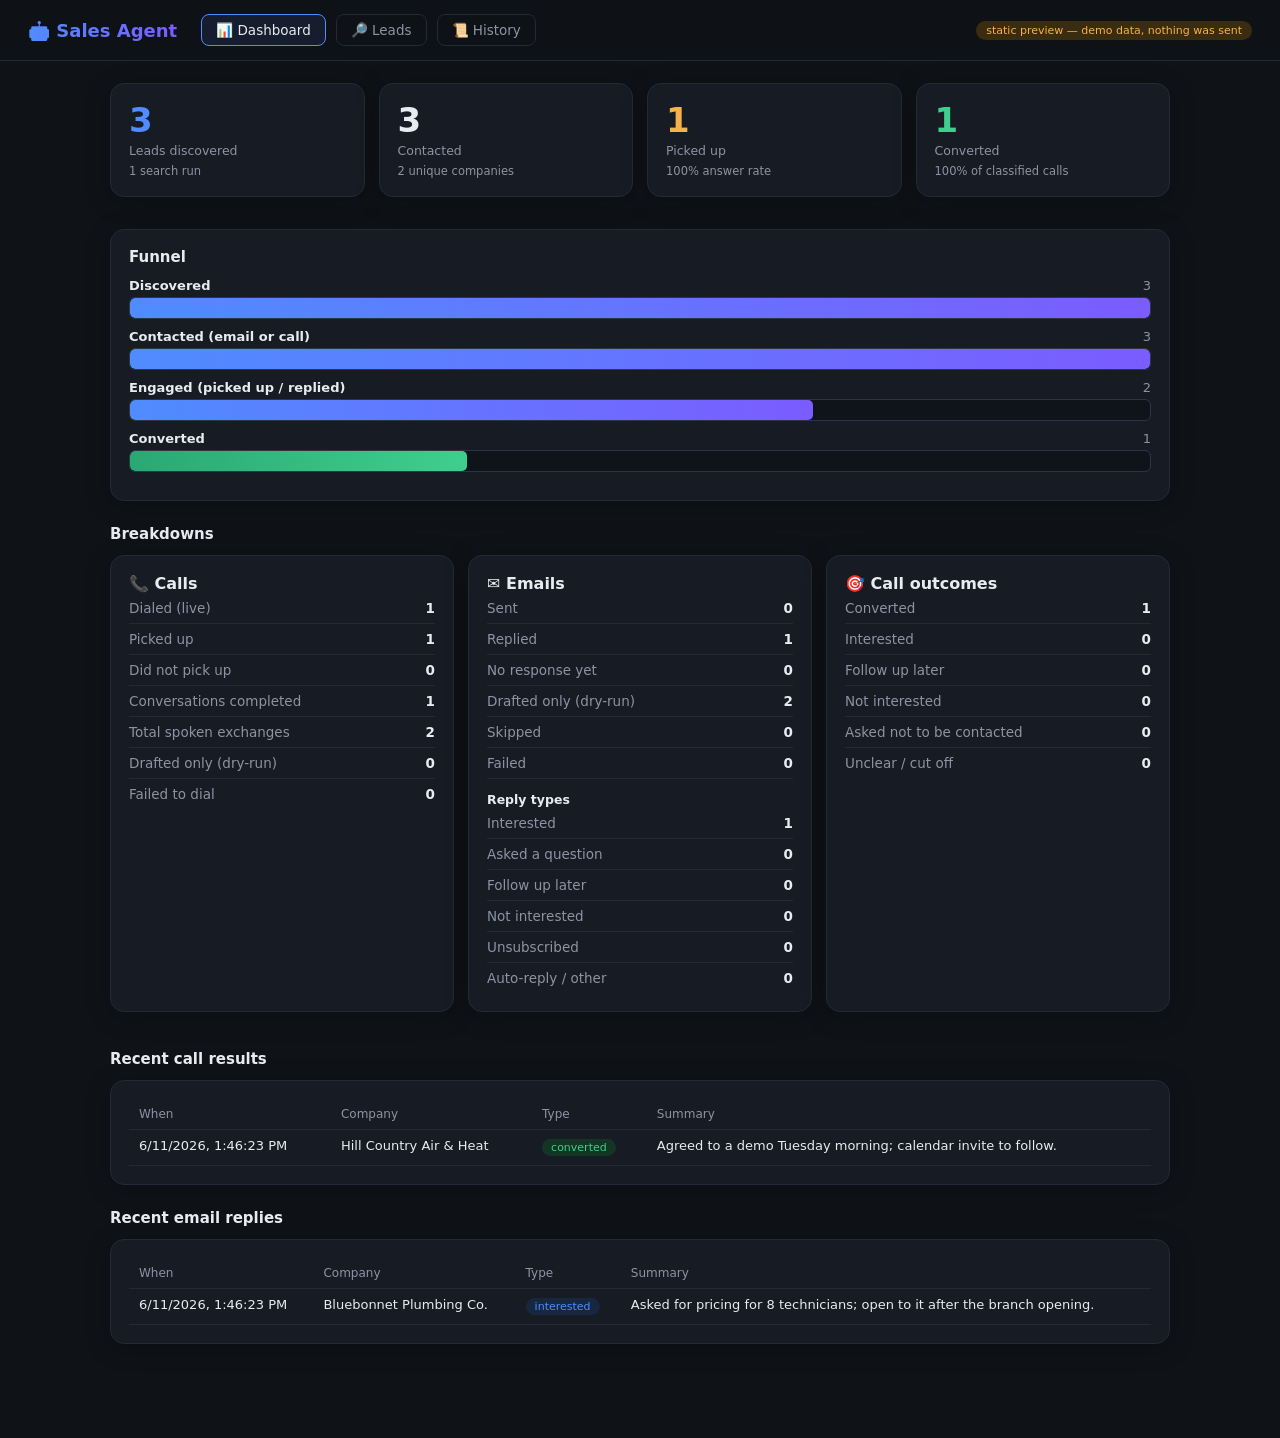
<file: sales_agent_preview.html>
<!doctype html>
<html lang="en">
<head>
<meta charset="utf-8">
<meta name="viewport" content="width=device-width, initial-scale=1">
<title>Sales Agent — Demo Preview</title>
<style>
  :root { --bg:#0f1217; --card:#171c24; --ink:#e8ebf0; --mut:#8b94a3; --acc:#4f8cff; --acc2:#7b5cff; --ok:#3ecf8e; --warn:#f5b14c; --bad:#e5645f; --line:#232a35; --field:#0f141b; --fieldline:#2c3543; }
  * { box-sizing:border-box; }
  body { margin:0; font-family:system-ui,-apple-system,Segoe UI,Roboto,sans-serif; background:var(--bg); color:var(--ink); }
  header { display:flex; align-items:center; gap:10px; padding:14px 28px; border-bottom:1px solid var(--line); position:sticky; top:0; background:rgba(15,18,23,.95); backdrop-filter:blur(8px); z-index:5; flex-wrap:wrap; }
  header h1 { font-size:18px; margin:0 14px 0 0; background:linear-gradient(90deg,var(--acc),var(--acc2)); -webkit-background-clip:text; background-clip:text; color:transparent; }
  .tab { padding:7px 14px; border-radius:8px; border:1px solid var(--line); background:none; color:var(--mut); font:inherit; font-size:13.5px; cursor:pointer; }
  .tab.active { color:var(--ink); border-color:var(--acc); background:rgba(79,140,255,.1); }
  .demo-pill { margin-left:auto; padding:3px 10px; border-radius:99px; font-size:11px; background:#3a2c10; color:var(--warn); }
  main { max-width:1100px; margin:0 auto; padding:22px 20px 80px; }
  .view { display:none; } .view.active { display:block; }
  .grid { display:grid; grid-template-columns:repeat(auto-fit,minmax(200px,1fr)); gap:14px; margin-bottom:18px; }
  .card { background:var(--card); border:1px solid var(--line); border-radius:14px; padding:18px; box-shadow:0 4px 24px rgba(0,0,0,.25); margin-bottom:14px; }
  .stat .n { font-size:34px; font-weight:700; line-height:1.1; }
  .stat .l { color:var(--mut); font-size:12.5px; margin-top:4px; }
  .stat .sub { color:var(--mut); font-size:11.5px; margin-top:6px; }
  .n.ok{color:var(--ok)} .n.warn{color:var(--warn)} .n.acc{color:var(--acc)}
  h2 { font-size:15px; margin:24px 0 12px; }
  .fstage { margin-bottom:10px; }
  .fstage .top { display:flex; justify-content:space-between; font-size:13px; margin-bottom:4px; }
  .fstage .top span { color:var(--mut); }
  .bar { height:22px; border-radius:6px; background:var(--field); border:1px solid var(--fieldline); overflow:hidden; }
  .bar i { display:block; height:100%; border-radius:5px; background:linear-gradient(90deg,var(--acc),var(--acc2)); min-width:2px; }
  .fstage.ok .bar i { background:linear-gradient(90deg,#2aa873,var(--ok)); }
  .cols { display:grid; grid-template-columns:repeat(auto-fit,minmax(300px,1fr)); gap:14px; }
  .kv { display:flex; justify-content:space-between; padding:7px 0; border-bottom:1px solid var(--line); font-size:13.5px; }
  .kv:last-child { border-bottom:0; } .kv span { color:var(--mut); } .kv b { font-weight:600; }
  .note { font-size:12px; color:var(--mut); margin-top:10px; line-height:1.5; }
  .pill { display:inline-block; padding:2px 9px; border-radius:99px; font-size:11px; background:#232a35; color:var(--mut); margin:1px 2px 1px 0; }
  .pill.converted{background:#123524;color:var(--ok)} .pill.interested,.pill.follow_up{background:#16273f;color:var(--acc)}
  .pill.not_interested{background:#3a2c10;color:var(--warn)} .pill.opt_out{background:#3a1716;color:var(--bad)}
  .pill.unclear,.pill.other,.pill.question{background:#232a35;color:var(--mut)}
  table { width:100%; border-collapse:collapse; font-size:13px; }
  th, td { text-align:left; padding:8px 10px; border-bottom:1px solid var(--line); vertical-align:top; }
  th { color:var(--mut); font-weight:500; font-size:12px; }
  tbody tr:hover { background:#151b25; }
  .score { font-weight:700; font-size:15px; }
  .s-hi{color:var(--ok)} .s-mid{color:var(--warn)} .s-lo{color:var(--mut)}
  details { margin-top:4px; } summary { cursor:pointer; color:var(--acc); font-size:12px; }
  pre { white-space:pre-wrap; background:var(--field); border:1px solid var(--fieldline); border-radius:8px; padding:10px; font-size:12px; color:#c7cdd6; margin:6px 0 0; }
  .empty { color:var(--mut); font-size:14px; padding:36px 0; text-align:center; }
  .feed { display:flex; flex-direction:column; gap:8px; }
  .ev { display:flex; gap:10px; padding:10px 12px; border:1px solid var(--line); border-radius:10px; background:var(--field); font-size:13px; }
  .ev .ico { flex:none; font-size:16px; }
  .ev .when { color:var(--mut); font-size:11.5px; margin-top:2px; }
  .ev .what b { font-weight:600; } .ev .what { line-height:1.45; }
  .tline { padding:6px 10px; border-radius:9px; margin-top:5px; font-size:12.5px; line-height:1.45; }
  .tline.ta { background:#1d2a3f; } .tline.tu { background:#243126; }
  .tline b { color:var(--mut); font-weight:600; margin-right:4px; }
  small.mut { color:var(--mut); }
</style>
</head>
<body>
<header>
  <h1>🤖 Sales Agent</h1>
  <button class="tab active" data-v="dash">📊 Dashboard</button>
  <button class="tab" data-v="leads">🔎 Leads</button>
  <button class="tab" data-v="hist">📜 History</button>
  <span class="demo-pill">static preview — demo data, nothing was sent</span>
</header>
<main>
  <div class="view active" id="v-dash"></div>
  <div class="view" id="v-leads"></div>
  <div class="view" id="v-hist"></div>
</main>
<script>
const DATA = {"leads": [{"lead": {"company_name": "Hill Country Air & Heat", "website": "https://hillcountryairheat.example.com", "contact_name": "Maria Delgado", "contact_title": "Owner", "email": "maria@hillcountryairheat.example.com", "phone": "+15125550142", "location": "Austin, TX", "industry": "HVAC contractor", "rationale": "Owner-run HVAC shop still advertising 'call to schedule' with no online booking.", "source_url": "https://example.com/austin-hvac-directory", "company_size": "~14 technicians", "revenue_range": null, "opportunity_summary": "Growing fast but dispatching by phone and whiteboard; scheduling software directly removes their visible bottleneck.", "intent_signals": ["STRONG: hiring two dispatchers (Indeed posting, May 2026)", "STRONG: Google reviews mention double-booked appointments 3x this spring", "MEDIUM: website has no online booking, just a phone number"]}, "score": {"score": 84, "reasoning": "Textbook ICP match with two STRONG, recent intent signals: actively hiring dispatchers (they're feeling the scheduling pain enough to spend payroll on it) and customers publicly complaining about double-bookings. 14 techs puts the deal at ~$1,386/mo of value vs ~$99/mo cost per tech — affordable. Owner is named and emailable.", "buying_signals": ["Hiring dispatchers now", "Customer complaints about double-booking", "No online booking on site"], "risks": ["May solve it by just hiring people", "Busy season — short attention window"], "breakdown": {"need": 90, "buying_intent": 88, "budget": 75, "urgency": 85, "accessibility": 80, "location_fit": 100, "competitive_advantage": 70}, "prediction": {"reply_probability": 9, "meeting_probability": 5, "conversion_probability": 3, "estimated_deal_value": "$16,632/yr (14 techs × $99/mo)", "estimated_sales_cycle": "3-6 weeks", "confidence": "medium"}, "recommended_channel": "email — owner's address is published; reference the dispatcher hiring"}, "outreach": [{"channel": "email", "status": "drafted", "detail": "dry run — not sent", "subject": "saw you're hiring dispatchers", "body": "Hi Maria,\n\nNoticed Hill Country Air & Heat is hiring two dispatchers — usually a sign the scheduling board is overflowing (a few of your recent Google reviews mention double-booked slots too).\n\nRouteWise handles that load instead: automated booking, SMS reminders, and live tech tracking, built for shops your size. Crews like yours typically cut no-shows by a third.\n\nWorth a 15-minute call this week to see if it fits before the new hires start?\n\n—\nSales\nYou received this because your business is publicly listed. Reply STOP or \"unsubscribe\" and we won't contact you again.", "message_id": null, "created_at": "2026-06-11T13:46:23.627465Z"}]}, {"lead": {"company_name": "Bluebonnet Plumbing Co.", "website": "https://bluebonnetplumbing.example.com", "contact_name": "James Okafor", "contact_title": "General Manager", "email": "office@bluebonnetplumbing.example.com", "phone": null, "location": "Round Rock, TX", "industry": "Plumbing contractor", "rationale": "Family plumbing business expanding into a second service area.", "source_url": "https://example.com/roundrock-chamber", "company_size": "~8 technicians", "revenue_range": null, "opportunity_summary": "Opening a Georgetown branch; coordinating two territories by phone won't scale.", "intent_signals": ["STRONG: announced second location opening (local news, April 2026)", "WEAK: Central Texas construction boom lifting demand"]}, "score": {"score": 71, "reasoning": "Second-location expansion is a strong, dated trigger: multi-territory dispatch is exactly when phone-and-paper breaks. Smaller fleet (8 techs) means smaller deal but clear urgency window around the branch opening. Only a general office inbox is published.", "buying_signals": ["Opening second location", "Coordination complexity about to double"], "risks": ["GM may not be the economic buyer", "Office inbox may filter cold email"], "breakdown": {"need": 80, "buying_intent": 75, "budget": 65, "urgency": 80, "accessibility": 55, "location_fit": 95, "competitive_advantage": 65}, "prediction": {"reply_probability": 6, "meeting_probability": 3, "conversion_probability": 2, "estimated_deal_value": "$9,504/yr (8 techs × $99/mo)", "estimated_sales_cycle": "4-8 weeks", "confidence": "medium"}, "recommended_channel": "email — tie the pitch to the Georgetown opening"}, "outreach": [{"channel": "email", "status": "drafted", "detail": "dry run — not sent", "subject": "congrats on the georgetown branch", "body": "Hi James,\n\nSaw the news about Bluebonnet opening in Georgetown — congrats. Running two service areas off one phone line is usually where the whiteboard stops working.\n\nRouteWise gives each territory its own schedule with one dispatch view, plus SMS reminders and card payments in the field.\n\nOpen to a 15-minute call before the branch opens to see if it'd help the rollout?\n\n—\nSales\nYou received this because your business is publicly listed. Reply STOP or \"unsubscribe\" and we won't contact you again.", "message_id": null, "created_at": "2026-06-11T13:46:23.627641Z"}]}, {"lead": {"company_name": "Lone Star Electric Services", "website": "https://lonestarelectric.example.com", "contact_name": null, "contact_title": null, "email": "info@lonestarelectric.example.com", "phone": null, "location": "Austin, TX", "industry": "Electrical contractor", "rationale": "Mid-size electrical contractor with aging scheduling workflow.", "source_url": "https://example.com/austin-business-listings", "company_size": "~25 employees", "revenue_range": null, "opportunity_summary": "Job postings reference 'paper work orders' — modernization candidate, though no urgent trigger.", "intent_signals": ["MEDIUM: job posting mentions paper work orders (May 2026)"]}, "score": {"score": 52, "reasoning": "Profile fits and the paper-work-orders mention shows outdated process, but there is no active trigger and no named decision-maker — generic info@ inbox only. Worth a light touch, not a priority.", "buying_signals": ["Paper work orders referenced in job post"], "risks": ["No urgency signal", "No named contact — info@ only"], "breakdown": {"need": 60, "buying_intent": 40, "budget": 70, "urgency": 35, "accessibility": 40, "location_fit": 100, "competitive_advantage": 60}, "prediction": {"reply_probability": 3, "meeting_probability": 1, "conversion_probability": 1, "estimated_deal_value": "$29,700/yr if all 25 staff licensed", "estimated_sales_cycle": "2-4 months", "confidence": "low"}, "recommended_channel": "email — low priority, generic inbox"}, "outreach": []}], "events": [{"time": "2026-06-11T13:46:23.768028+00:00", "event": "email_reply", "from": "office@bluebonnetplumbing.example.com", "company": "Bluebonnet Plumbing Co.", "subject": "Re: congrats on the georgetown branch", "body": "Thanks! Things are hectic with the new branch. Can you send pricing for 8 techs? - James", "classification": "interested", "summary": "Asked for pricing for 8 technicians; open to it after the branch opening.", "suppressed": false}, {"time": "2026-06-11T13:46:23.767967+00:00", "event": "inbox_sync", "checked": 4, "new_replies": 1}, {"time": "2026-06-11T13:46:23.767933+00:00", "event": "call_outcome", "call_sid": "demo123", "company": "Hill Country Air & Heat", "outcome": "converted", "summary": "Agreed to a demo Tuesday morning; calendar invite to follow."}, {"time": "2026-06-11T13:46:23.767879+00:00", "event": "call_ended", "call_sid": "demo123", "company": "Hill Country Air & Heat", "reason": "agent said goodbye", "transcript": [{"role": "assistant", "content": "Hi, this is Alex calling from RouteWise — do you have thirty seconds?"}, {"role": "user", "content": "Uh, sure, what's this about?"}, {"role": "assistant", "content": "We make scheduling software for HVAC shops. I noticed you're hiring dispatchers — a lot of owners find our app handles that load instead. Would a quick demo next week be useful?"}, {"role": "user", "content": "Honestly yeah, scheduling has been a mess. Can you do Tuesday morning?"}, {"role": "assistant", "content": "Tuesday morning works — I'll send a calendar invite to your office email. Thanks Maria, have a great day!"}]}, {"time": "2026-06-11T13:46:23.767846+00:00", "event": "call_turn", "call_sid": "demo123", "company": "Hill Country Air & Heat", "user_said": "Honestly yeah, scheduling has been a mess. Can you do Tuesday morning?", "agent_said": "Tuesday morning works — I'll send a calendar invite to your office email. Thanks Maria, have a great day!"}, {"time": "2026-06-11T13:46:23.767809+00:00", "event": "call_turn", "call_sid": "demo123", "company": "Hill Country Air & Heat", "user_said": "Uh, sure, what's this about?", "agent_said": "We make scheduling software for HVAC shops. I noticed you're hiring dispatchers — a lot of owners find our app handles that load instead. Would a quick demo next week be useful?"}, {"time": "2026-06-11T13:46:23.767764+00:00", "event": "call_started", "call_sid": "demo123", "company": "Hill Country Air & Heat", "opener": "Hi, this is Alex calling from RouteWise — do you have thirty seconds?"}, {"time": "2026-06-11T13:46:23.767629+00:00", "event": "call_placed", "company": "Hill Country Air & Heat", "to": "+15125550142", "status": "sent", "live": true, "detail": "call placed (sid=demo123)"}, {"time": "2026-06-11T13:46:23.627649+00:00", "event": "email_outreach", "source": "cli", "company": "Bluebonnet Plumbing Co.", "contact": "James Okafor", "to": "office@bluebonnetplumbing.example.com", "status": "drafted", "live": false, "subject": "congrats on the georgetown branch", "body": "Hi James,\n\nSaw the news about Bluebonnet opening in Georgetown — congrats. Running two service areas off one phone line is usually where the whiteboard stops working.\n\nRouteWise gives each territory its own schedule with one dispatch view, plus SMS reminders and card payments in the field.\n\nOpen to a 15-minute call before the branch opens to see if it'd help the rollout?\n\n—\nSales\nYou received this because your business is publicly listed. Reply STOP or \"unsubscribe\" and we won't contact you again.", "message_id": null, "detail": "dry run — not sent"}, {"time": "2026-06-11T13:46:23.627473+00:00", "event": "email_outreach", "source": "cli", "company": "Hill Country Air & Heat", "contact": "Maria Delgado", "to": "maria@hillcountryairheat.example.com", "status": "drafted", "live": false, "subject": "saw you're hiring dispatchers", "body": "Hi Maria,\n\nNoticed Hill Country Air & Heat is hiring two dispatchers — usually a sign the scheduling board is overflowing (a few of your recent Google reviews mention double-booked slots too).\n\nRouteWise handles that load instead: automated booking, SMS reminders, and live tech tracking, built for shops your size. Crews like yours typically cut no-shows by a third.\n\nWorth a 15-minute call this week to see if it fits before the new hires start?\n\n—\nSales\nYou received this because your business is publicly listed. Reply STOP or \"unsubscribe\" and we won't contact you again.", "message_id": null, "detail": "dry run — not sent"}, {"time": "2026-06-11T13:46:23.627277+00:00", "event": "search_completed", "source": "cli", "leads_found": 3, "top_companies": ["Hill Country Air & Heat", "Bluebonnet Plumbing Co.", "Lone Star Electric Services"]}, {"time": "2026-06-11T13:46:23.626844+00:00", "event": "search_started", "source": "cli", "product": "RouteWise", "industries": "HVAC and plumbing contractors", "location": "Austin, Texas", "max_leads": 3}], "stats": {"funnel": {"leads_found": 3, "contacted": 3, "engaged": 2, "converted": 1}, "searches": 1, "emails": {"sent": 0, "drafted": 2, "skipped": 0, "failed": 0, "total": 2, "replies_tracked": true, "replies": 1, "reply_breakdown": {"interested": 1, "question": 0, "follow_up": 0, "not_interested": 0, "opt_out": 0, "other": 0}, "reply_rate": null, "no_response": 0}, "calls": {"dialed": 1, "prepared": 0, "failed": 0, "answered": 1, "no_answer": 0, "completed": 1, "turns": 2, "answer_rate": 100}, "outcomes": {"converted": 1, "interested": 0, "follow_up": 0, "not_interested": 0, "opt_out": 0, "unclear": 0}, "conversion": {"converted": 1, "interested": 0, "not_interested": 0, "opt_out": 0, "rate": 100}, "companies_contacted": 2, "voice_demo_turns": 0, "recent_outcomes": [{"time": "2026-06-11T13:46:23.767933+00:00", "company": "Hill Country Air & Heat", "outcome": "converted", "summary": "Agreed to a demo Tuesday morning; calendar invite to follow."}], "recent_replies": [{"time": "2026-06-11T13:46:23.768028+00:00", "company": "Bluebonnet Plumbing Co.", "classification": "interested", "summary": "Asked for pricing for 8 technicians; open to it after the branch opening."}]}};
const $ = s => document.querySelector(s);
function esc(t){ const d=document.createElement("div"); d.textContent=(t==null?"":t); return d.innerHTML; }
const fmt = n => (n==null ? "—" : n.toLocaleString());
document.querySelectorAll(".tab").forEach(b => b.onclick = () => {
  document.querySelectorAll(".tab").forEach(x=>x.classList.remove("active"));
  document.querySelectorAll(".view").forEach(x=>x.classList.remove("active"));
  b.classList.add("active"); $("#v-"+b.dataset.v).classList.add("active");
});

/* ── Dashboard ─────────────────────────────────────────────────── */
(function(){
  const s = DATA.stats, f = s.funnel, c = s.calls, em = s.emails, o = s.outcomes, cv = s.conversion;
  const max = Math.max(f.leads_found, f.contacted, f.engaged, f.converted, 1);
  const statCard = (n,l,cls,sub)=>`<div class="card stat"><div class="n ${cls||""}">${fmt(n)}</div><div class="l">${l}</div>${sub?`<div class="sub">${sub}</div>`:""}</div>`;
  const kv = (l,v)=>`<div class="kv"><span>${l}</span><b>${fmt(v)}</b></div>`;
  const stage = (l,n,extra,cls)=>`<div class="fstage ${cls||""}"><div class="top"><b>${l}</b><span>${fmt(n)}${extra||""}</span></div><div class="bar"><i style="width:${max>0?Math.max(2,Math.round(100*n/max)):2}%"></i></div></div>`;
  $("#v-dash").innerHTML = `
    <div class="grid">
      ${statCard(f.leads_found,"Leads discovered","acc", s.searches+" search"+(s.searches===1?"":"es")+" run")}
      ${statCard(f.contacted,"Contacted","", s.companies_contacted+" unique companies")}
      ${statCard(c.answered,"Picked up","warn", c.answer_rate!=null?c.answer_rate+"% answer rate":"no live calls yet")}
      ${statCard(f.converted,"Converted","ok", cv.rate!=null?cv.rate+"% of classified calls":"")}
    </div>
    <div class="card"><h2 style="margin-top:0">Funnel</h2>
      ${stage("Discovered",f.leads_found)}
      ${stage("Contacted (email or call)",f.contacted)}
      ${stage("Engaged (picked up / replied)",f.engaged)}
      ${stage("Converted",f.converted,"","ok")}
    </div>
    <h2>Breakdowns</h2>
    <div class="cols">
      <div class="card"><b>📞 Calls</b>
        ${kv("Dialed (live)",c.dialed)}${kv("Picked up",c.answered)}${kv("Did not pick up",c.no_answer)}
        ${kv("Conversations completed",c.completed)}${kv("Total spoken exchanges",c.turns)}
        ${kv("Drafted only (dry-run)",c.prepared)}${kv("Failed to dial",c.failed)}
      </div>
      <div class="card"><b>✉️ Emails</b>
        ${kv("Sent",em.sent)}
        ${em.replies_tracked?kv("Replied",em.replies):""}
        ${em.replies_tracked?kv("No response yet",em.no_response):""}
        ${kv("Drafted only (dry-run)",em.drafted)}${kv("Skipped",em.skipped)}${kv("Failed",em.failed)}
        ${em.replies_tracked?`<div style="margin-top:10px"><b style="font-size:12.5px">Reply types</b>
          ${kv("Interested",em.reply_breakdown.interested)}${kv("Asked a question",em.reply_breakdown.question)}
          ${kv("Follow up later",em.reply_breakdown.follow_up)}${kv("Not interested",em.reply_breakdown.not_interested)}
          ${kv("Unsubscribed",em.reply_breakdown.opt_out)}${kv("Auto-reply / other",em.reply_breakdown.other)}</div>`:""}
      </div>
      <div class="card"><b>🎯 Call outcomes</b>
        ${kv("Converted",o.converted)}${kv("Interested",o.interested)}${kv("Follow up later",o.follow_up)}
        ${kv("Not interested",o.not_interested)}${kv("Asked not to be contacted",o.opt_out)}${kv("Unclear / cut off",o.unclear)}
      </div>
    </div>
    <h2>Recent call results</h2>
    <div class="card">${tableOf(DATA.stats.recent_outcomes,"outcome")}</div>
    <h2>Recent email replies</h2>
    <div class="card">${tableOf(DATA.stats.recent_replies,"classification")}</div>`;
  function tableOf(rows,key){
    if(!(rows||[]).length) return '<div class="empty">Nothing yet.</div>';
    return `<table><tr><th>When</th><th>Company</th><th>Type</th><th>Summary</th></tr>`+rows.map(r=>`<tr>
      <td>${r.time?esc(new Date(r.time).toLocaleString()):"—"}</td><td>${esc(r.company)}</td>
      <td><span class="pill ${esc(r[key])}">${esc((r[key]||"").replace("_"," "))}</span></td>
      <td>${esc(r.summary||"")}</td></tr>`).join("")+`</table>`;
  }
})();

/* ── Leads ─────────────────────────────────────────────────────── */
(function(){
  const leads = DATA.leads;
  if(!leads.length){ $("#v-leads").innerHTML = '<div class="empty">No run data.</div>'; return; }
  function analysis(ql){
    const sc=ql.score||{}, l=ql.lead;
    let out = sc.reasoning||"";
    if(l.opportunity_summary) out += `\n\nOPPORTUNITY: ${l.opportunity_summary}`;
    if((l.intent_signals||[]).length) out += `\n\nINTENT SIGNALS:\n`+l.intent_signals.map(x=>"• "+x).join("\n");
    if(sc.breakdown){ const b=sc.breakdown;
      out += `\n\nSCORE BREAKDOWN: need ${b.need} · intent ${b.buying_intent} · budget ${b.budget} · urgency ${b.urgency} · reachable ${b.accessibility} · location ${b.location_fit} · our edge ${b.competitive_advantage}`; }
    if(sc.prediction){ const p=sc.prediction;
      out += `\n\nPREDICTIONS (${p.confidence} confidence): reply ${p.reply_probability}% · meeting ${p.meeting_probability}% · conversion ${p.conversion_probability}%`;
      if(p.estimated_deal_value) out += `\nEst. deal value: ${p.estimated_deal_value}`;
      if(p.estimated_sales_cycle) out += ` · sales cycle: ${p.estimated_sales_cycle}`; }
    if(sc.recommended_channel) out += `\n\nBEST FIRST TOUCH: ${sc.recommended_channel}`;
    if((sc.risks||[]).length) out += `\n\nRISKS:\n`+sc.risks.map(x=>"• "+x).join("\n");
    return out;
  }
  $("#v-leads").innerHTML = `<div class="card"><table>
    <tr><th>Score</th><th>Company</th><th>Contact</th><th>Outreach</th></tr>
    ${leads.map(ql=>{
      const l=ql.lead, s=ql.score?ql.score.score:0;
      const cls = s>=65?"s-hi":s>=40?"s-mid":"s-lo";
      const contact=[l.contact_name&&(l.contact_name+(l.contact_title?" — "+l.contact_title:"")),l.email,l.phone].filter(Boolean).map(esc).join("<br>")||"—";
      const outreach=(ql.outreach||[]).map(o=>{
        let b=`<span class="pill">${esc(o.channel)}: ${esc(o.status)}</span>`;
        if(o.subject||o.body) b+=`<details><summary>view draft</summary><pre>${esc(o.subject?("Subject: "+o.subject+"\n\n"):"")}${esc(o.body||"")}</pre></details>`;
        return b;}).join("")||"—";
      return `<tr><td class="score ${cls}">${s}</td>
        <td><b>${esc(l.company_name)}</b><br><small class="mut">${esc(l.location||"")}${l.company_size?" · "+esc(l.company_size):""}</small>
        <details><summary>why ${s}?</summary><pre>${esc(analysis(ql))}</pre></details></td>
        <td>${contact}</td><td>${outreach}</td></tr>`;
    }).join("")}</table></div>`;
})();

/* ── History ───────────────────────────────────────────────────── */
(function(){
  const chat = ts => (ts||[]).map(m=>`<div class="tline ${m.role==="assistant"?"ta":"tu"}"><b>${m.role==="assistant"?"Agent":"Them"}</b>${esc(m.content)}</div>`).join("");
  const turn = e => (e.user_said?`<div class="tline tu"><b>Them</b>${esc(e.user_said)}</div>`:"")+(e.agent_said?`<div class="tline ta"><b>Agent</b>${esc(e.agent_said)}</div>`:"");
  const META = {
    search_started:{i:"🔎",l:e=>`Searched for <b>${esc(e.industries)}</b> in <b>${esc(e.location)}</b> (up to ${esc(e.max_leads)} leads) for <b>${esc(e.product)}</b>`},
    search_completed:{i:"✅",l:e=>`Search finished — found <b>${esc(e.leads_found)}</b> lead(s)${(e.top_companies||[]).length?": "+esc(e.top_companies.join(", ")):""}`},
    email_outreach:{i:"✉️",l:e=>`${e.live?"<b>Sent</b> email":"Drafted email"} to <b>${esc(e.company)}</b>${e.to?" ("+esc(e.to)+")":""} — ${esc(e.status)}${e.subject?": “"+esc(e.subject)+"”":""}`+(e.body?`<details><summary>read the full email</summary><pre>${esc(e.subject?("Subject: "+e.subject+"\n\n"):"")}${esc(e.body)}</pre></details>`:"")},
    call_placed:{i:"📞",l:e=>`${e.live?"<b>Called</b>":"Prepared call to"} <b>${esc(e.company)}</b>${e.to?" ("+esc(e.to)+")":""} — ${esc(e.status)}`},
    call_started:{i:"📞",l:e=>`Call connected with <b>${esc(e.company)}</b>`+(e.opener?`<div class="tline ta"><b>Agent</b>${esc(e.opener)}</div>`:"")},
    call_turn:{i:"💬",l:e=>`On the call with <b>${esc(e.company)}</b>:`+turn(e)},
    call_ended:{i:"📴",l:e=>`Call with <b>${esc(e.company)}</b> ended (${esc(e.reason)})`+((e.transcript||[]).length?`<details open><summary>full conversation (${e.transcript.length} messages)</summary>${chat(e.transcript)}</details>`:"")},
    call_outcome:{i:"🎯",l:e=>`Call outcome for <b>${esc(e.company)}</b>: <span class="pill ${esc(e.outcome)}">${esc((e.outcome||"").replace("_"," "))}</span> ${esc(e.summary||"")}`},
    email_reply:{i:"📩",l:e=>`<b>${esc(e.company||e.from)}</b> replied — ${esc((e.classification||"").replace("_"," "))}: ${esc(e.summary||"")}`+(e.body?`<details><summary>read the reply</summary><pre>${esc(e.subject?("Subject: "+e.subject+"\n\n"):"")}${esc(e.body)}</pre></details>`:"")},
    inbox_sync:{i:"📥",l:e=>`Checked the inbox — ${esc(e.checked)} new message(s), ${esc(e.new_replies)} repl${e.new_replies===1?"y":"ies"} found`},
    voice_demo_turn:{i:"🎙️",l:e=>`Voice demo (${esc(e.company)}):`+turn(e)},
  };
  $("#v-hist").innerHTML = `<div class="feed">${DATA.events.map(e=>{
    const m = META[e.event]||{i:"•",l:x=>esc(x.event)};
    const when = e.time?new Date(e.time).toLocaleString():"";
    return `<div class="ev"><span class="ico">${m.i}</span><div><div class="what">${m.l(e)}</div><div class="when">${esc(when)}</div></div></div>`;
  }).join("")}</div>`;
})();
</script>
</body>
</html>
</file>
